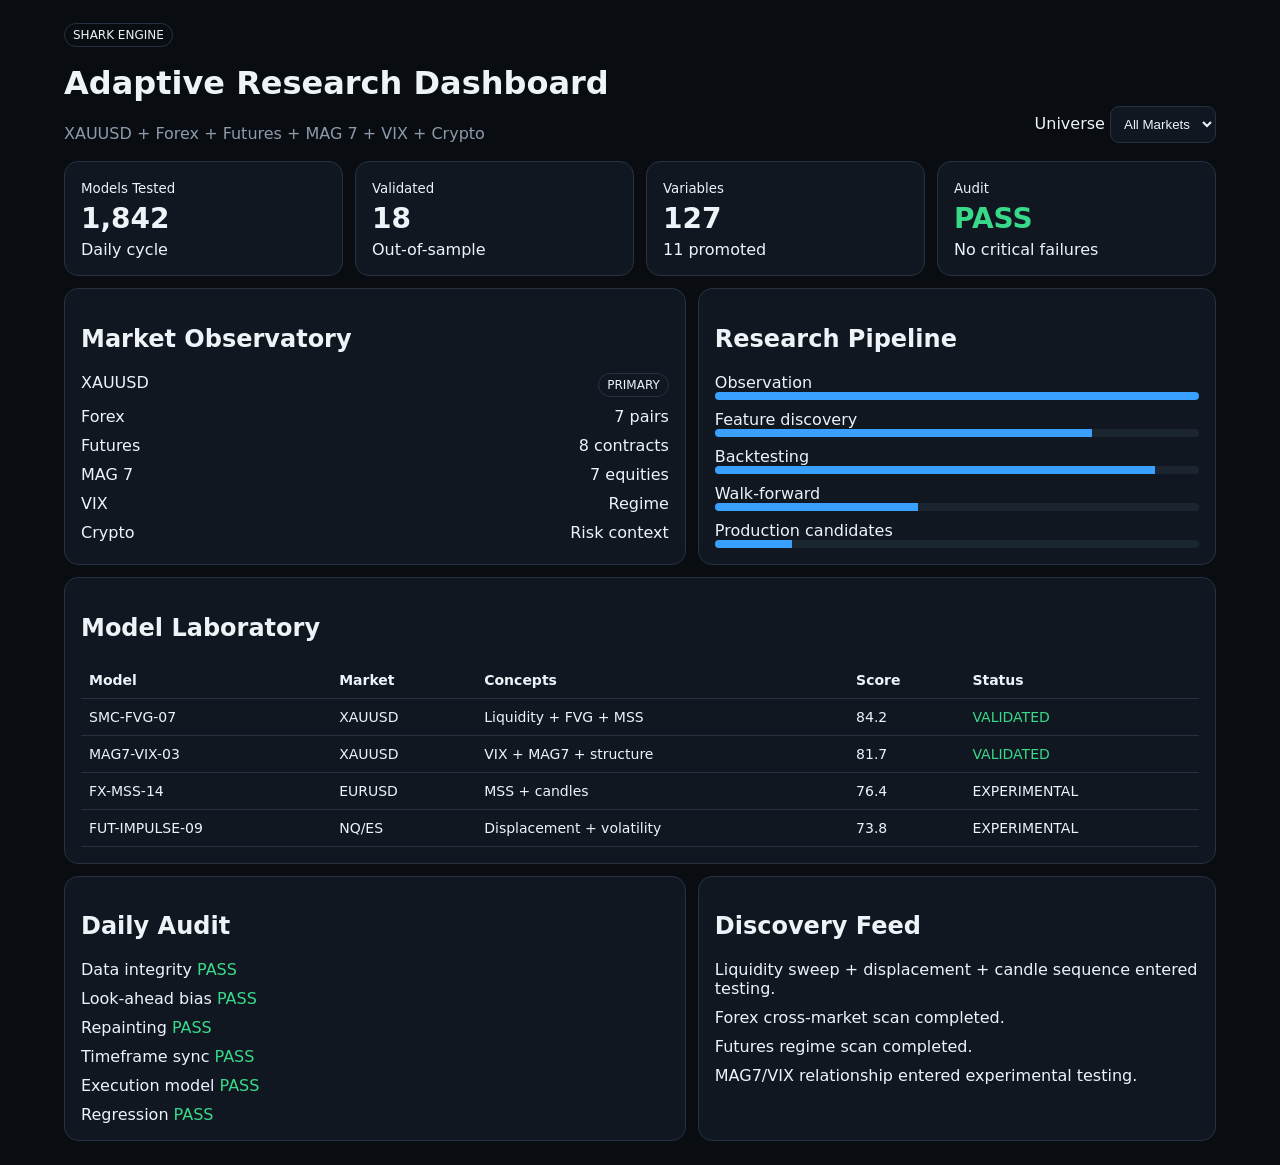
<file: dashboard/index.html>
<!doctype html><html><head><meta charset="utf-8"><meta name="viewport" content="width=device-width,initial-scale=1"><title>Shark Adaptive Research</title><style>:root{--bg:#090d12;--panel:#101720;--border:#263241;--text:#eef3f8;--muted:#8d9aaa;--accent:#39a0ff;--good:#39d98a}*{box-sizing:border-box}body{margin:0;background:var(--bg);color:var(--text);font-family:system-ui,Arial}main{max-width:1200px;margin:auto;padding:24px}.top{display:flex;justify-content:space-between;gap:16px;align-items:end;margin-bottom:18px}.grid{display:grid;gap:12px}.metrics{grid-template-columns:repeat(4,1fr)}.layout{grid-template-columns:1.2fr 1fr}.card{background:var(--panel);border:1px solid var(--border);border-radius:14px;padding:16px}.metric b{display:block;font-size:28px;margin:5px 0}.badge{border:1px solid var(--border);border-radius:999px;padding:4px 8px;font-size:12px}.good{color:var(--good)}table{width:100%;border-collapse:collapse}th,td{text-align:left;padding:10px 8px;border-bottom:1px solid var(--border);font-size:14px}select{background:var(--panel);color:var(--text);border:1px solid var(--border);border-radius:9px;padding:9px}.space>*+*{margin-top:10px}.row{display:flex;justify-content:space-between}.bar{height:8px;background:#1b2530;border-radius:99px;overflow:hidden}.bar i{display:block;height:100%;background:var(--accent)}@media(max-width:800px){.metrics{grid-template-columns:repeat(2,1fr)}.layout{grid-template-columns:1fr}.top{align-items:start;flex-direction:column}}</style></head><body><main><div class="top"><div><span class="badge">SHARK ENGINE</span><h1>Adaptive Research Dashboard</h1><div style="color:var(--muted)">XAUUSD + Forex + Futures + MAG 7 + VIX + Crypto</div></div><label>Universe <select id="u"><option>All Markets</option><option>XAUUSD</option><option>Forex</option><option>Futures</option><option>MAG 7</option><option>VIX</option><option>Crypto</option></select></label></div><div class="grid metrics"><div class="card metric"><small>Models Tested</small><b>1,842</b>Daily cycle</div><div class="card metric"><small>Validated</small><b>18</b>Out-of-sample</div><div class="card metric"><small>Variables</small><b>127</b>11 promoted</div><div class="card metric"><small>Audit</small><b class="good">PASS</b>No critical failures</div></div><div class="grid layout" style="margin-top:12px"><div class="card"><h2>Market Observatory</h2><div class="space"><div class="row">XAUUSD <span class="badge">PRIMARY</span></div><div class="row">Forex <span>7 pairs</span></div><div class="row">Futures <span>8 contracts</span></div><div class="row">MAG 7 <span>7 equities</span></div><div class="row">VIX <span>Regime</span></div><div class="row">Crypto <span>Risk context</span></div></div></div><div class="card"><h2>Research Pipeline</h2><div class="space"><div>Observation<div class="bar"><i style="width:100%"></i></div></div><div>Feature discovery<div class="bar"><i style="width:78%"></i></div></div><div>Backtesting<div class="bar"><i style="width:91%"></i></div></div><div>Walk-forward<div class="bar"><i style="width:42%"></i></div></div><div>Production candidates<div class="bar"><i style="width:16%"></i></div></div></div></div></div><div class="card" style="margin-top:12px"><h2>Model Laboratory</h2><table><thead><tr><th>Model</th><th>Market</th><th>Concepts</th><th>Score</th><th>Status</th></tr></thead><tbody><tr><td>SMC-FVG-07</td><td>XAUUSD</td><td>Liquidity + FVG + MSS</td><td>84.2</td><td class="good">VALIDATED</td></tr><tr><td>MAG7-VIX-03</td><td>XAUUSD</td><td>VIX + MAG7 + structure</td><td>81.7</td><td class="good">VALIDATED</td></tr><tr><td>FX-MSS-14</td><td>EURUSD</td><td>MSS + candles</td><td>76.4</td><td>EXPERIMENTAL</td></tr><tr><td>FUT-IMPULSE-09</td><td>NQ/ES</td><td>Displacement + volatility</td><td>73.8</td><td>EXPERIMENTAL</td></tr></tbody></table></div><div class="grid layout" style="margin-top:12px"><div class="card"><h2>Daily Audit</h2><div class="space"><div>Data integrity <span class="good">PASS</span></div><div>Look-ahead bias <span class="good">PASS</span></div><div>Repainting <span class="good">PASS</span></div><div>Timeframe sync <span class="good">PASS</span></div><div>Execution model <span class="good">PASS</span></div><div>Regression <span class="good">PASS</span></div></div></div><div class="card"><h2>Discovery Feed</h2><div id="feed" class="space"><div>Liquidity sweep + displacement + candle sequence entered testing.</div><div>Forex cross-market scan completed.</div><div>Futures regime scan completed.</div><div>MAG7/VIX relationship entered experimental testing.</div></div></div></div></main><script>document.getElementById('u').addEventListener('change',e=>{let d=document.createElement('div');d.textContent='Scope selected: '+e.target.value;document.getElementById('feed').prepend(d)})</script></body></html>
</file>
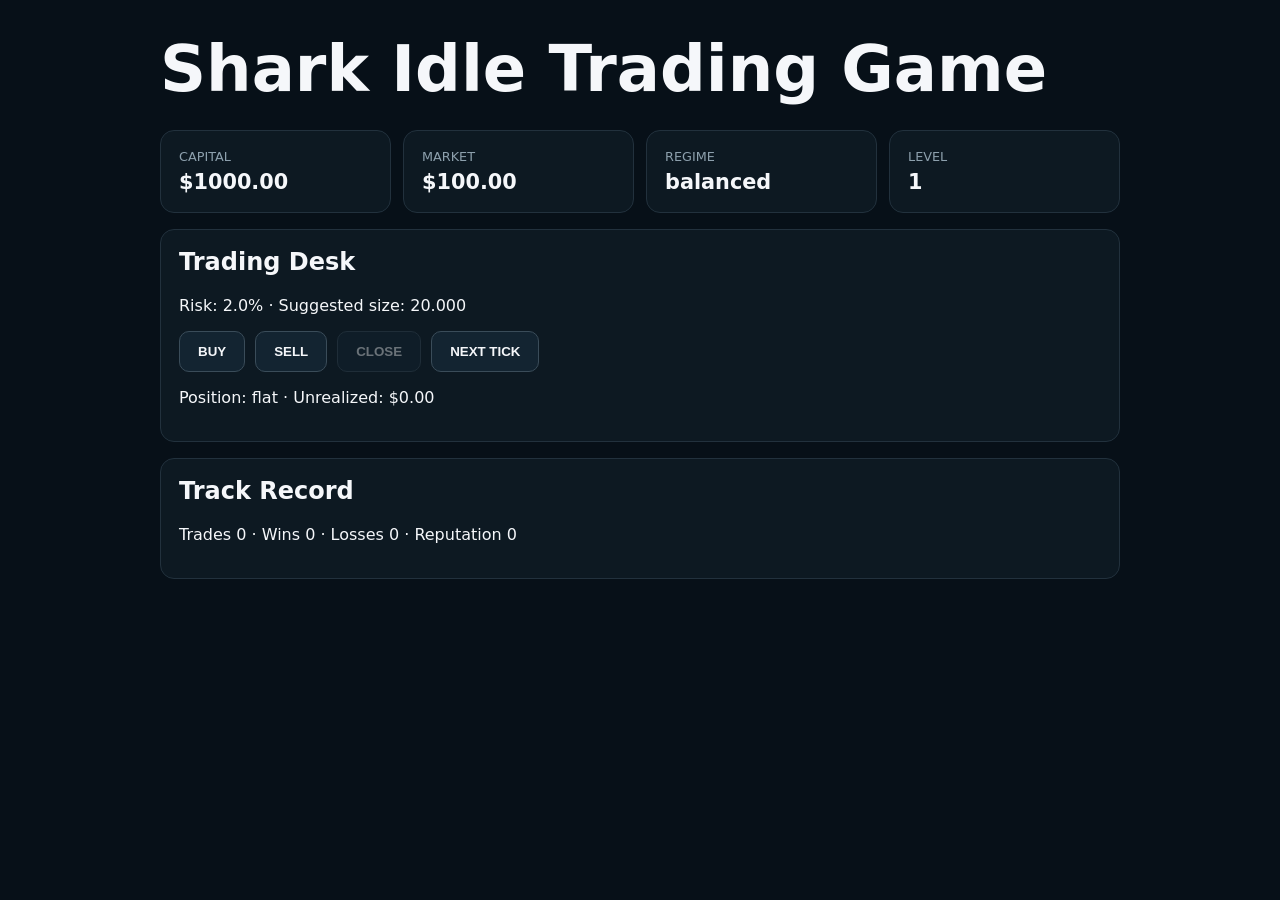
<file: game/index.html>
<!doctype html>
<html lang="en">
<head>
  <meta charset="utf-8">
  <meta name="viewport" content="width=device-width, initial-scale=1">
  <title>Shark Idle Trading Game</title>
  <link rel="stylesheet" href="./ui/styles.css">
</head>
<body>
  <main>
    <h1>Shark Idle Trading Game</h1>
    <div id="game"></div>
  </main>
  <script type="module" src="./ui/app.js"></script>
</body>
</html>
</file>
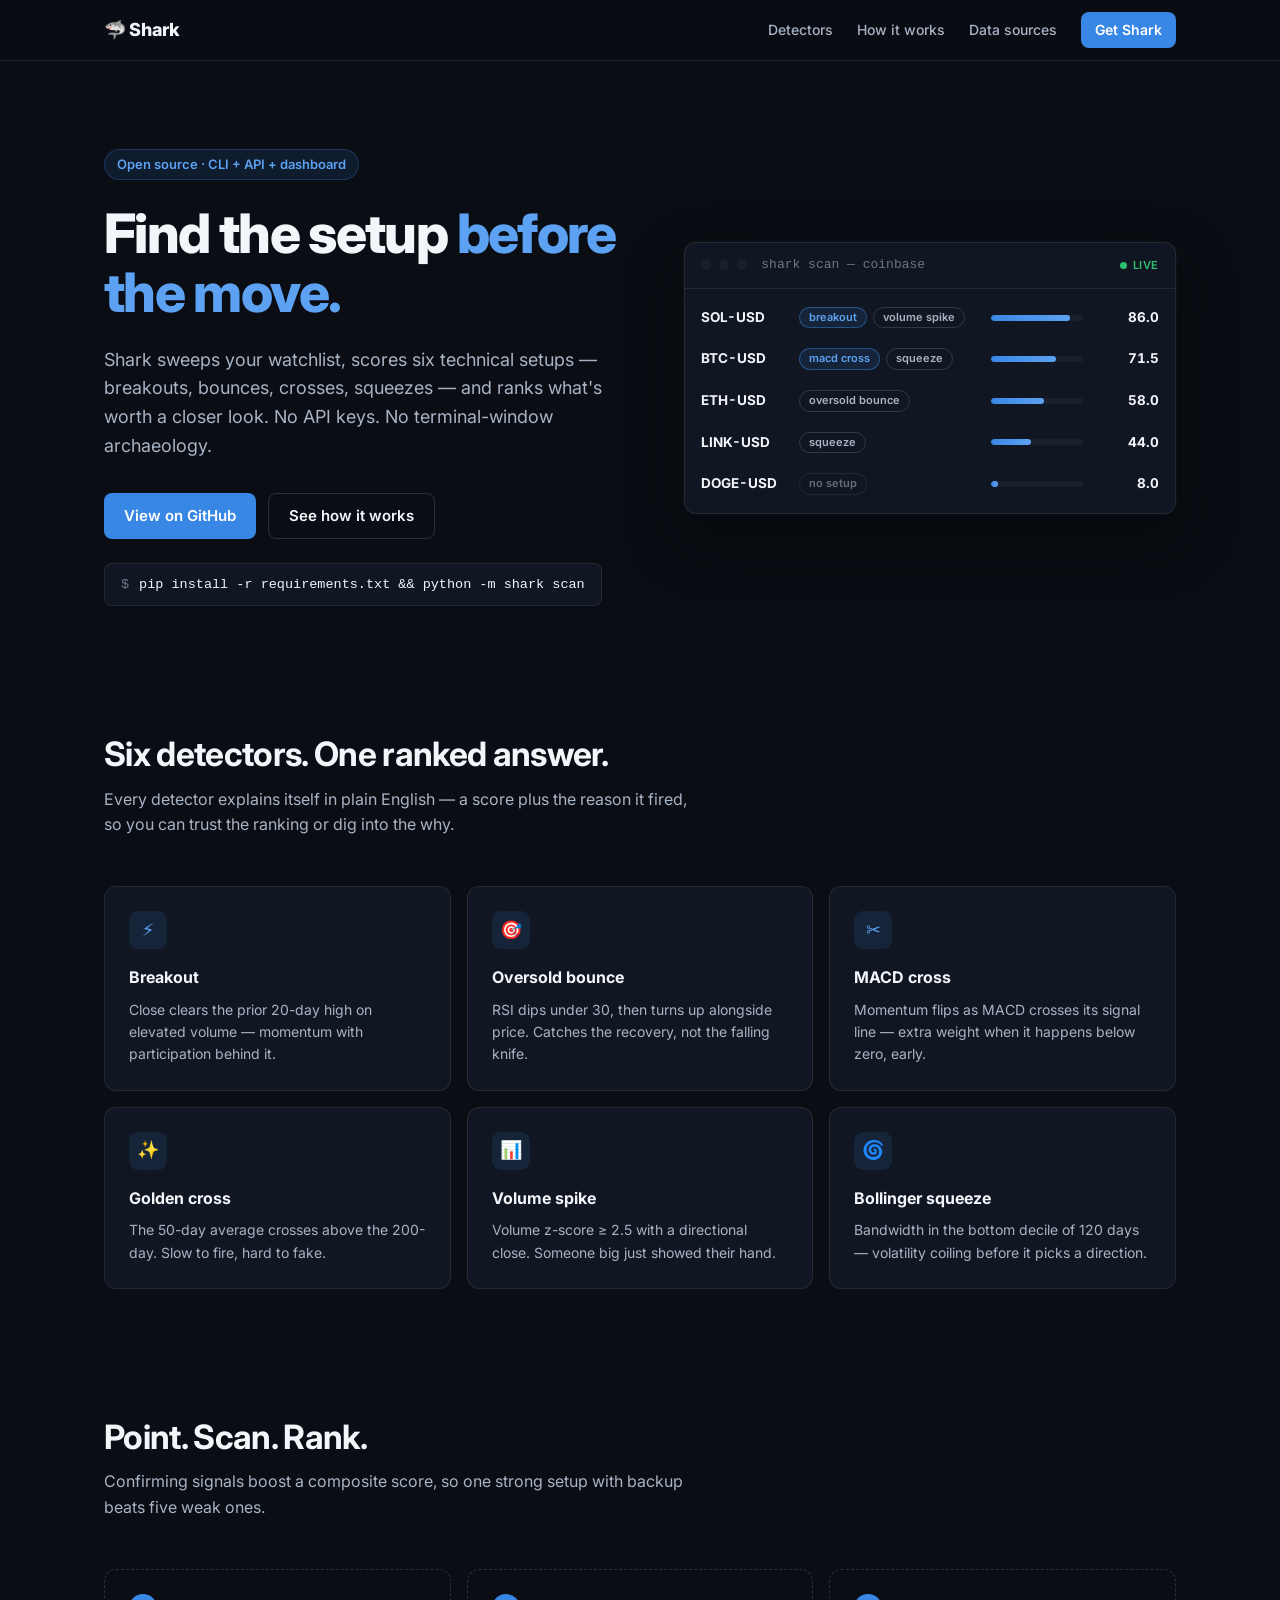
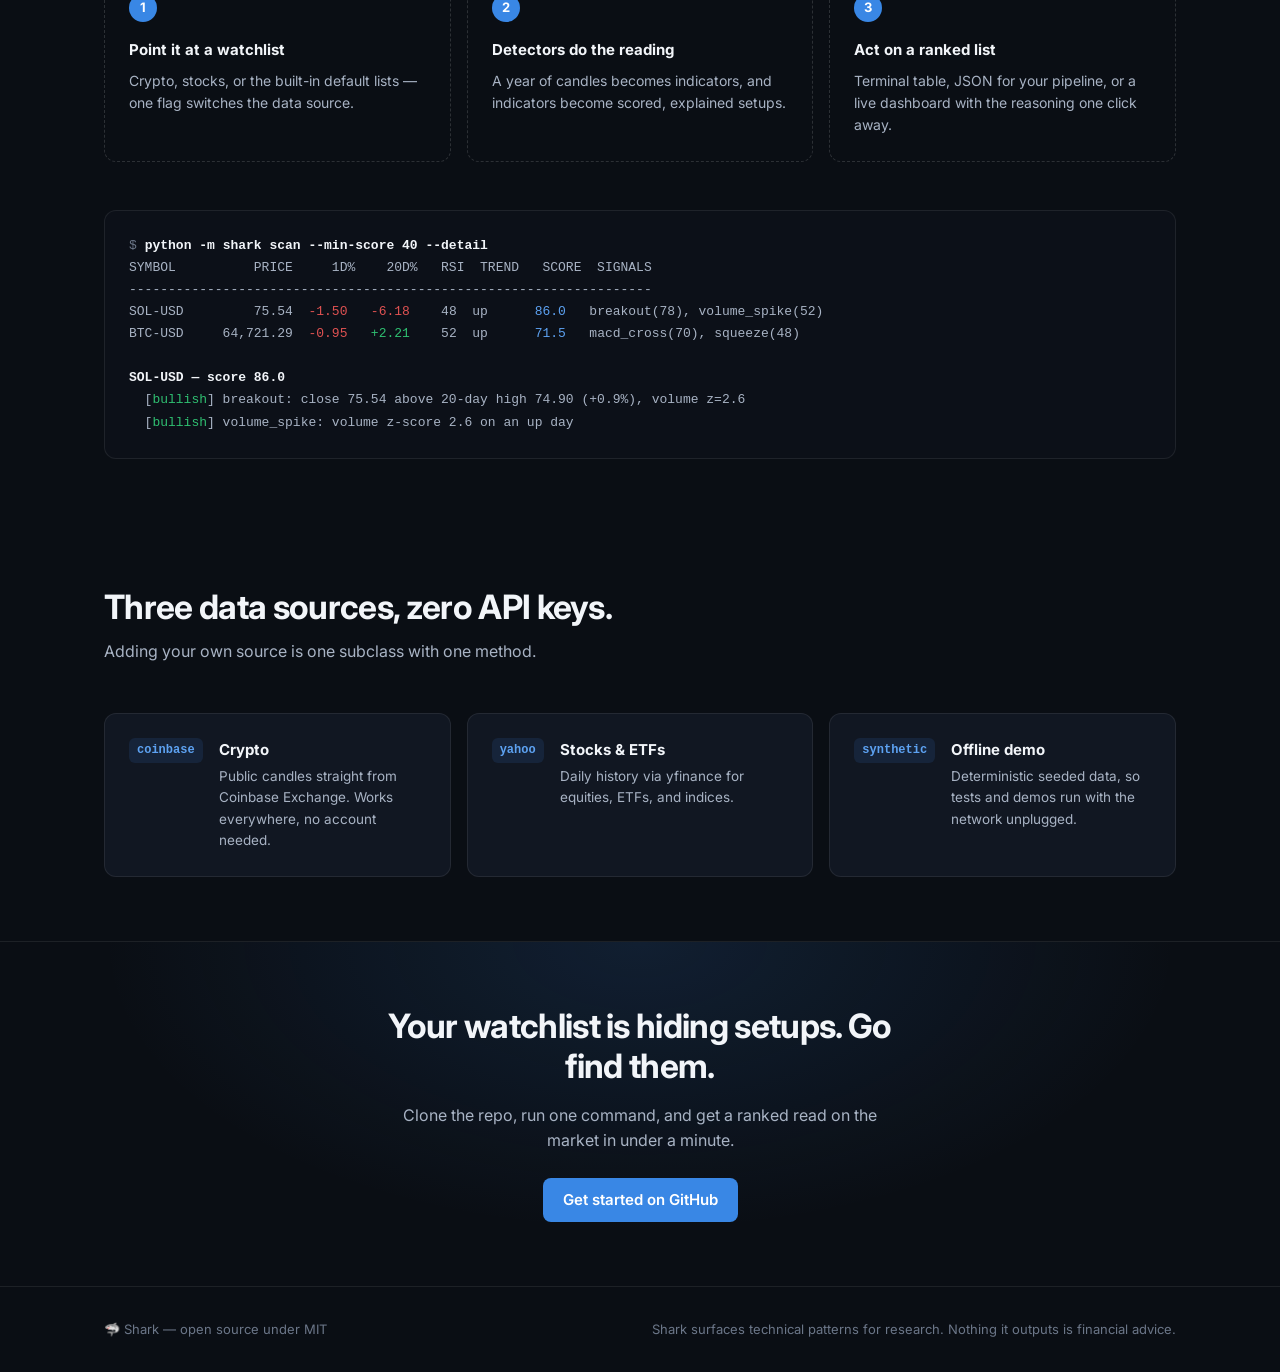
<file: design-output.html>
<!DOCTYPE html>
<html lang="en">
<head>
<meta charset="utf-8">
<meta name="viewport" content="width=device-width, initial-scale=1">
<title>Shark — find the setup before the move</title>
<meta name="description" content="Shark sweeps your watchlist, scores six technical setups, and ranks what's worth a closer look — CLI, JSON API, or live dashboard.">
<link rel="icon" href="data:image/svg+xml,<svg xmlns='http://www.w3.org/2000/svg' viewBox='0 0 100 100'><text y='.9em' font-size='90'>🦈</text></svg>">
<link rel="preconnect" href="https://fonts.googleapis.com">
<link href="https://fonts.googleapis.com/css2?family=Inter:wght@400;500;600;700;800&display=swap" rel="stylesheet">
<style>
  :root {
    color-scheme: dark;
    --bg:            #0a0e14;
    --surface:       #111722;
    --surface-2:     #18202e;
    --border:        rgba(255,255,255,0.08);
    --border-strong: rgba(255,255,255,0.14);
    --text-1:        #f2f5f9;
    --text-2:        #a8b3c4;
    --text-3:        #6b7688;
    --accent:        #3987e5;
    --accent-strong: #5da2f2;
    --accent-dim:    rgba(57,135,229,0.12);
    --good:          #2fbf71;
    --bad:           #e05252;
    --mono: "JetBrains Mono", ui-monospace, SFMono-Regular, Menlo, monospace;
    --space-1: 4px; --space-2: 8px; --space-3: 12px; --space-4: 16px;
    --space-6: 24px; --space-8: 32px; --space-12: 48px; --space-16: 64px;
    --radius: 12px;
  }
  * { box-sizing: border-box; margin: 0; }
  html { scroll-behavior: smooth; background: var(--bg); }
  body {
    background: var(--bg); color: var(--text-1);
    font: 16px/1.6 Inter, system-ui, -apple-system, "Segoe UI", sans-serif;
    -webkit-font-smoothing: antialiased;
  }
  a { color: var(--accent-strong); text-decoration: none; }
  a:focus-visible, button:focus-visible {
    outline: 2px solid var(--accent-strong); outline-offset: 3px; border-radius: 4px;
  }
  .wrap { max-width: 1120px; margin: 0 auto; padding: 0 var(--space-6); }

  /* ---------- nav ---------- */
  nav {
    position: sticky; top: 0; z-index: 20;
    background: rgba(10,14,20,0.82); backdrop-filter: blur(12px);
    border-bottom: 1px solid var(--border);
  }
  .nav-inner {
    display: flex; align-items: center; gap: var(--space-6);
    padding: var(--space-3) var(--space-6); max-width: 1120px; margin: 0 auto;
  }
  .logo { font-weight: 800; font-size: 18px; letter-spacing: -0.02em; color: var(--text-1); display: flex; gap: 8px; align-items: center; }
  .nav-links { display: flex; gap: var(--space-6); margin-left: auto; }
  .nav-links a { color: var(--text-2); font-size: 14px; font-weight: 500; transition: color 150ms ease-out; }
  .nav-links a:hover { color: var(--text-1); }
  .btn {
    display: inline-flex; align-items: center; gap: 8px;
    background: var(--accent); color: #fff; font-weight: 600; font-size: 15px;
    padding: 10px 20px; border-radius: 8px; border: none; cursor: pointer;
    transition: background 150ms ease-out, transform 150ms ease-out;
  }
  .btn:hover { background: var(--accent-strong); }
  .btn:active { transform: scale(0.98); }
  .btn.ghost {
    background: transparent; color: var(--text-1);
    border: 1px solid var(--border-strong);
  }
  .btn.ghost:hover { background: var(--surface-2); }
  .btn.small { padding: 7px 14px; font-size: 14px; }

  /* ---------- hero ---------- */
  .hero {
    display: grid; grid-template-columns: 1.05fr 1fr; gap: var(--space-16);
    align-items: center; padding: 88px 0 var(--space-16);
  }
  .eyebrow {
    display: inline-flex; align-items: center; gap: 8px;
    font-size: 13px; font-weight: 600; color: var(--accent-strong);
    background: var(--accent-dim); border: 1px solid rgba(57,135,229,0.25);
    padding: 4px 12px; border-radius: 999px; margin-bottom: var(--space-6);
  }
  h1 {
    font-size: clamp(2.1rem, 4.5vw + 0.5rem, 3.4rem);
    line-height: 1.08; letter-spacing: -0.03em; font-weight: 800;
  }
  h1 .accent { color: var(--accent-strong); }
  .lede { margin-top: var(--space-6); font-size: 18px; color: var(--text-2); max-width: 46ch; }
  .hero-ctas { display: flex; flex-wrap: wrap; gap: var(--space-3); margin-top: var(--space-8); }
  .install {
    margin-top: var(--space-6); display: inline-flex; align-items: center; gap: 10px;
    font-family: var(--mono); font-size: 13.5px; color: var(--text-2);
    background: var(--surface); border: 1px solid var(--border);
    padding: 10px 16px; border-radius: 8px;
  }
  .install .dollar { color: var(--text-3); user-select: none; }
  .install .cmd { color: var(--text-1); }

  /* ---------- mock scan card ---------- */
  .scan-card {
    background: var(--surface); border: 1px solid var(--border);
    border-radius: var(--radius); overflow: hidden;
    box-shadow: 0 0 0 1px rgba(255,255,255,0.02), 0 24px 60px rgba(0,0,0,0.45);
  }
  .scan-head {
    display: flex; align-items: center; gap: 8px;
    padding: var(--space-3) var(--space-4); border-bottom: 1px solid var(--border);
    font-size: 13px; color: var(--text-3);
  }
  .dot { width: 10px; height: 10px; border-radius: 50%; background: var(--surface-2); }
  .scan-head .title { margin-left: 6px; font-family: var(--mono); }
  .live {
    margin-left: auto; display: inline-flex; align-items: center; gap: 6px;
    font-size: 11px; font-weight: 600; color: var(--good); letter-spacing: 0.05em;
  }
  .live::before {
    content: ""; width: 7px; height: 7px; border-radius: 50%;
    background: var(--good); animation: pulse 2s ease-out infinite;
  }
  @keyframes pulse { 0% { box-shadow: 0 0 0 0 rgba(47,191,113,0.5); } 70% { box-shadow: 0 0 0 7px rgba(47,191,113,0); } 100% { box-shadow: 0 0 0 0 rgba(47,191,113,0); } }
  @media (prefers-reduced-motion: reduce) { .live::before { animation: none; } }
  .scan-rows { padding: var(--space-2) 0; }
  .scan-row {
    display: grid; grid-template-columns: 86px 1fr 92px 64px;
    gap: var(--space-3); align-items: center;
    padding: 10px var(--space-4); font-size: 13.5px;
    transition: background 150ms ease-out;
  }
  .scan-row:hover { background: var(--surface-2); }
  .scan-row .sym { font-weight: 700; font-variant-numeric: tabular-nums; }
  .badges { display: flex; gap: 6px; flex-wrap: wrap; }
  .chip {
    font-size: 11px; font-weight: 600; color: var(--text-2);
    border: 1px solid var(--border-strong); border-radius: 999px; padding: 1px 9px;
    white-space: nowrap;
  }
  .chip.hot { color: var(--accent-strong); border-color: rgba(57,135,229,0.45); background: var(--accent-dim); }
  .track-cell { display: block; }
  .track { display: block; height: 6px; border-radius: 4px; background: var(--surface-2); overflow: hidden; }
  .fill { display: block; height: 100%; border-radius: 4px; background: linear-gradient(90deg, var(--accent), var(--accent-strong)); }
  .score { text-align: right; font-weight: 700; font-variant-numeric: tabular-nums; }

  /* ---------- sections ---------- */
  section { padding: var(--space-16) 0; }
  .section-head { max-width: 60ch; margin-bottom: var(--space-12); }
  h2 { font-size: clamp(1.5rem, 2.5vw + 0.5rem, 2.1rem); letter-spacing: -0.02em; line-height: 1.2; }
  .section-head p { margin-top: var(--space-3); color: var(--text-2); }

  .grid { display: grid; grid-template-columns: repeat(3, 1fr); gap: var(--space-4); }
  .card {
    background: var(--surface); border: 1px solid var(--border);
    border-radius: var(--radius); padding: var(--space-6);
    transition: border-color 150ms ease-out, transform 150ms ease-out;
  }
  .card:hover { border-color: rgba(57,135,229,0.4); transform: translateY(-2px); }
  .card .icon {
    width: 38px; height: 38px; border-radius: 9px; display: grid; place-items: center;
    background: var(--accent-dim); color: var(--accent-strong); font-size: 18px;
    margin-bottom: var(--space-4);
  }
  .card h3 { font-size: 16px; font-weight: 700; }
  .card p { margin-top: var(--space-2); font-size: 14px; color: var(--text-2); }

  /* ---------- how it works ---------- */
  .steps { display: grid; grid-template-columns: repeat(3, 1fr); gap: var(--space-4); counter-reset: step; }
  .step { position: relative; padding: var(--space-6); border: 1px dashed var(--border-strong); border-radius: var(--radius); }
  .step::before {
    counter-increment: step; content: counter(step);
    display: grid; place-items: center; width: 28px; height: 28px;
    border-radius: 50%; background: var(--accent); color: #fff;
    font-size: 13px; font-weight: 700; margin-bottom: var(--space-4);
  }
  .step h3 { font-size: 15px; font-weight: 700; }
  .step p { margin-top: var(--space-2); font-size: 14px; color: var(--text-2); }

  .terminal {
    margin-top: var(--space-12); background: #0c1018; border: 1px solid var(--border);
    border-radius: var(--radius); overflow-x: auto;
  }
  .terminal pre {
    padding: var(--space-6); font-family: var(--mono); font-size: 13px; line-height: 1.7;
    color: var(--text-2); min-width: 640px;
  }
  .terminal .c-cmd { color: var(--text-1); font-weight: 600; }
  .terminal .c-dim { color: var(--text-3); }
  .terminal .c-up { color: var(--good); }
  .terminal .c-down { color: var(--bad); }
  .terminal .c-acc { color: var(--accent-strong); }

  /* ---------- providers ---------- */
  .providers { display: grid; grid-template-columns: repeat(3, 1fr); gap: var(--space-4); }
  .provider { display: flex; gap: var(--space-4); align-items: flex-start; padding: var(--space-6); background: var(--surface); border: 1px solid var(--border); border-radius: var(--radius); }
  .provider .tag {
    font-family: var(--mono); font-size: 12px; font-weight: 600;
    color: var(--accent-strong); background: var(--accent-dim);
    border-radius: 6px; padding: 3px 8px; flex-shrink: 0;
  }
  .provider h3 { font-size: 15px; font-weight: 700; }
  .provider p { margin-top: 4px; font-size: 13.5px; color: var(--text-2); }

  /* ---------- CTA band + footer ---------- */
  .cta-band {
    text-align: center; padding: var(--space-16) var(--space-6);
    background: radial-gradient(60% 120% at 50% 0%, rgba(57,135,229,0.14), transparent 70%);
    border-top: 1px solid var(--border);
  }
  .cta-band h2 { max-width: 24ch; margin: 0 auto; }
  .cta-band p { margin: var(--space-4) auto 0; color: var(--text-2); max-width: 48ch; }
  .cta-band .hero-ctas { justify-content: center; }
  footer {
    border-top: 1px solid var(--border); padding: var(--space-8) 0;
    font-size: 13px; color: var(--text-3);
  }
  .foot-inner { display: flex; flex-wrap: wrap; gap: var(--space-4); justify-content: space-between; }

  /* ---------- responsive ---------- */
  @media (max-width: 900px) {
    .hero { grid-template-columns: 1fr; gap: var(--space-12); padding-top: var(--space-12); }
    .grid, .steps, .providers { grid-template-columns: 1fr 1fr; }
  }
  @media (max-width: 640px) {
    .nav-links { display: none; }
    .grid, .steps, .providers { grid-template-columns: 1fr; }
    section { padding: var(--space-12) 0; }
    .scan-row { grid-template-columns: 76px 1fr 56px; }
    .scan-row .track-cell { display: none; }
  }
</style>
</head>
<body>

<nav aria-label="Main">
  <div class="nav-inner">
    <a class="logo" href="#top" aria-label="Shark home">🦈 Shark</a>
    <div class="nav-links">
      <a href="#detectors">Detectors</a>
      <a href="#how">How it works</a>
      <a href="#providers">Data sources</a>
    </div>
    <a class="btn small" href="https://github.com/anyesgray38/Shark">Get Shark</a>
  </div>
</nav>

<main id="top">
  <div class="wrap">
    <section class="hero" aria-label="Introduction">
      <div>
        <span class="eyebrow">Open source · CLI + API + dashboard</span>
        <h1>Find the setup <span class="accent">before the move.</span></h1>
        <p class="lede">
          Shark sweeps your watchlist, scores six technical setups — breakouts,
          bounces, crosses, squeezes — and ranks what's worth a closer look.
          No API keys. No terminal-window archaeology.
        </p>
        <div class="hero-ctas">
          <a class="btn" href="https://github.com/anyesgray38/Shark">View on GitHub</a>
          <a class="btn ghost" href="#how">See how it works</a>
        </div>
        <div class="install" role="figure" aria-label="Install command">
          <span class="dollar">$</span>
          <span class="cmd">pip install -r requirements.txt && python -m shark scan</span>
        </div>
      </div>

      <div class="scan-card" role="img" aria-label="Example scan results: ranked symbols with signals and scores">
        <div class="scan-head">
          <span class="dot"></span><span class="dot"></span><span class="dot"></span>
          <span class="title">shark scan — coinbase</span>
          <span class="live">LIVE</span>
        </div>
        <div class="scan-rows">
          <div class="scan-row">
            <span class="sym">SOL-USD</span>
            <span class="badges"><span class="chip hot">breakout</span><span class="chip">volume spike</span></span>
            <span class="track-cell"><span class="track"><span class="fill" style="width:86%"></span></span></span>
            <span class="score">86.0</span>
          </div>
          <div class="scan-row">
            <span class="sym">BTC-USD</span>
            <span class="badges"><span class="chip hot">macd cross</span><span class="chip">squeeze</span></span>
            <span class="track-cell"><span class="track"><span class="fill" style="width:71%"></span></span></span>
            <span class="score">71.5</span>
          </div>
          <div class="scan-row">
            <span class="sym">ETH-USD</span>
            <span class="badges"><span class="chip">oversold bounce</span></span>
            <span class="track-cell"><span class="track"><span class="fill" style="width:58%"></span></span></span>
            <span class="score">58.0</span>
          </div>
          <div class="scan-row">
            <span class="sym">LINK-USD</span>
            <span class="badges"><span class="chip">squeeze</span></span>
            <span class="track-cell"><span class="track"><span class="fill" style="width:44%"></span></span></span>
            <span class="score">44.0</span>
          </div>
          <div class="scan-row">
            <span class="sym">DOGE-USD</span>
            <span class="badges"><span class="chip" style="opacity:.55">no setup</span></span>
            <span class="track-cell"><span class="track"><span class="fill" style="width:8%"></span></span></span>
            <span class="score">8.0</span>
          </div>
        </div>
      </div>
    </section>

    <section id="detectors" aria-labelledby="detectors-h">
      <div class="section-head">
        <h2 id="detectors-h">Six detectors. One ranked answer.</h2>
        <p>Every detector explains itself in plain English — a score plus the reason it fired, so you can trust the ranking or dig into the why.</p>
      </div>
      <div class="grid">
        <div class="card"><div class="icon" aria-hidden="true">⚡</div><h3>Breakout</h3><p>Close clears the prior 20-day high on elevated volume — momentum with participation behind it.</p></div>
        <div class="card"><div class="icon" aria-hidden="true">🎯</div><h3>Oversold bounce</h3><p>RSI dips under 30, then turns up alongside price. Catches the recovery, not the falling knife.</p></div>
        <div class="card"><div class="icon" aria-hidden="true">✂️</div><h3>MACD cross</h3><p>Momentum flips as MACD crosses its signal line — extra weight when it happens below zero, early.</p></div>
        <div class="card"><div class="icon" aria-hidden="true">✨</div><h3>Golden cross</h3><p>The 50-day average crosses above the 200-day. Slow to fire, hard to fake.</p></div>
        <div class="card"><div class="icon" aria-hidden="true">📊</div><h3>Volume spike</h3><p>Volume z-score ≥ 2.5 with a directional close. Someone big just showed their hand.</p></div>
        <div class="card"><div class="icon" aria-hidden="true">🌀</div><h3>Bollinger squeeze</h3><p>Bandwidth in the bottom decile of 120 days — volatility coiling before it picks a direction.</p></div>
      </div>
    </section>

    <section id="how" aria-labelledby="how-h">
      <div class="section-head">
        <h2 id="how-h">Point. Scan. Rank.</h2>
        <p>Confirming signals boost a composite score, so one strong setup with backup beats five weak ones.</p>
      </div>
      <div class="steps">
        <div class="step"><h3>Point it at a watchlist</h3><p>Crypto, stocks, or the built-in default lists — one flag switches the data source.</p></div>
        <div class="step"><h3>Detectors do the reading</h3><p>A year of candles becomes indicators, and indicators become scored, explained setups.</p></div>
        <div class="step"><h3>Act on a ranked list</h3><p>Terminal table, JSON for your pipeline, or a live dashboard with the reasoning one click away.</p></div>
      </div>
      <div class="terminal" role="figure" aria-label="Example terminal session">
<pre><span class="c-dim">$</span> <span class="c-cmd">python -m shark scan --min-score 40 --detail</span>
SYMBOL          PRICE     1D%    20D%   RSI  TREND   SCORE  SIGNALS
-------------------------------------------------------------------
SOL-USD         75.54  <span class="c-down">-1.50</span>   <span class="c-down">-6.18</span>    48  up      <span class="c-acc">86.0</span>   breakout(78), volume_spike(52)
BTC-USD     64,721.29  <span class="c-down">-0.95</span>   <span class="c-up">+2.21</span>    52  up      <span class="c-acc">71.5</span>   macd_cross(70), squeeze(48)

<span class="c-cmd">SOL-USD — score 86.0</span>
  [<span class="c-up">bullish</span>] breakout: close 75.54 above 20-day high 74.90 (+0.9%), volume z=2.6
  [<span class="c-up">bullish</span>] volume_spike: volume z-score 2.6 on an up day</pre>
      </div>
    </section>

    <section id="providers" aria-labelledby="providers-h">
      <div class="section-head">
        <h2 id="providers-h">Three data sources, zero API keys.</h2>
        <p>Adding your own source is one subclass with one method.</p>
      </div>
      <div class="providers">
        <div class="provider"><span class="tag">coinbase</span><div><h3>Crypto</h3><p>Public candles straight from Coinbase Exchange. Works everywhere, no account needed.</p></div></div>
        <div class="provider"><span class="tag">yahoo</span><div><h3>Stocks &amp; ETFs</h3><p>Daily history via yfinance for equities, ETFs, and indices.</p></div></div>
        <div class="provider"><span class="tag">synthetic</span><div><h3>Offline demo</h3><p>Deterministic seeded data, so tests and demos run with the network unplugged.</p></div></div>
      </div>
    </section>
  </div>

  <div class="cta-band">
    <h2>Your watchlist is hiding setups. Go find them.</h2>
    <p>Clone the repo, run one command, and get a ranked read on the market in under a minute.</p>
    <div class="hero-ctas" style="margin-top: 24px;">
      <a class="btn" href="https://github.com/anyesgray38/Shark">Get started on GitHub</a>
    </div>
  </div>
</main>

<footer>
  <div class="wrap foot-inner">
    <span>🦈 Shark — open source under MIT</span>
    <span>Shark surfaces technical patterns for research. Nothing it outputs is financial advice.</span>
  </div>
</footer>

</body>
</html>
</file>
<file: game/ui/styles.css>
:root { font-family: Inter, system-ui, sans-serif; color: #f5f7fa; background: #071018; }
* { box-sizing: border-box; }
body { margin: 0; min-height: 100vh; }
main { width: min(960px, 94vw); margin: 0 auto; padding: 32px 0; }
h1 { margin: 0 0 24px; font-size: clamp(2rem, 6vw, 4rem); }
h2 { margin-top: 0; }
.hud { display: grid; grid-template-columns: repeat(4, 1fr); gap: 12px; margin-bottom: 16px; }
.hud div, .panel { border: 1px solid #22313d; border-radius: 14px; background: #0d1922; padding: 18px; }
.hud span { display: block; color: #8da0ad; font-size: .8rem; text-transform: uppercase; }
.hud strong { display: block; margin-top: 6px; font-size: 1.3rem; }
.panel { margin-bottom: 16px; }
.controls { display: flex; flex-wrap: wrap; gap: 10px; }
button { border: 1px solid #3a4c59; border-radius: 10px; padding: 12px 18px; background: #132431; color: inherit; font-weight: 800; cursor: pointer; }
button:disabled { opacity: .4; cursor: not-allowed; }
@media (max-width: 680px) { .hud { grid-template-columns: repeat(2, 1fr); } }
</file>
